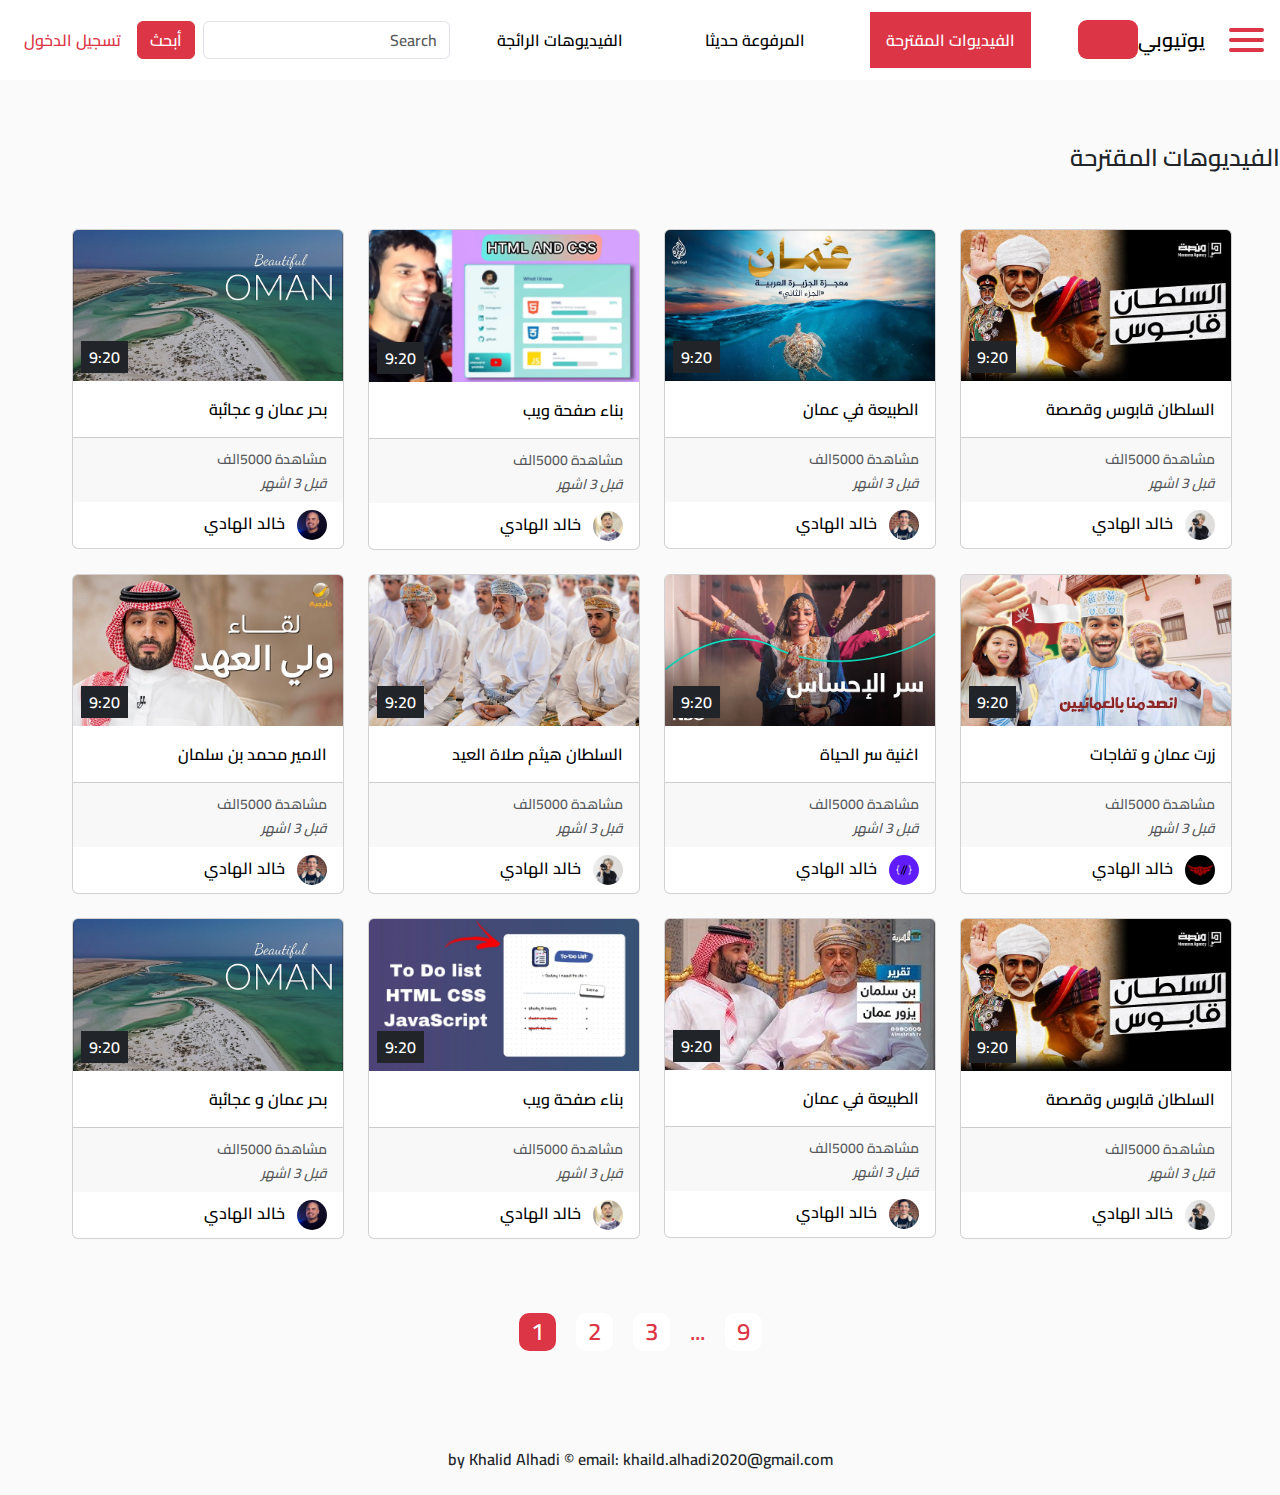
<file: HTML/index.html>
<!DOCTYPE html>
<html lang="ra" dir="rtl"  >
<head>
    <meta charset="UTF-8">
    <meta name="viewport" content="width=device-width, initial-scale=1.0">

    <!-- links bootstrap style  -->
    <link rel="stylesheet" href="../STYLE/bootstrap.rtl.css">
    <!--  End of links bootstrap style  -->

    <!-- our style  -->
    <link rel="stylesheet" href="../STYLE/index.css">
    <!-- End of our style  -->

    <!-- link icon awesome -->
    <link rel="stylesheet" href="https://cdnjs.cloudflare.com/ajax/libs/font-awesome/6.5.2/css/all.min.css" integrity="sha512-SnH5WK+bZxgPHs44uWIX+LLJAJ9/2PkPKZ5QiAj6Ta86w+fsb2TkcmfRyVX3pBnMFcV7oQPJkl9QevSCWr3W6A==" crossorigin="anonymous" referrerpolicy="no-referrer" />
    <!-- End of link icon awesome -->

    <title>يوتيوبي</title>

</head>
<body >

  <!-- nav bootstrap -->
  <div id="top-menu">
                
            <!-- navbar -->
            
    <div class="navbar--ul">
      <ul class="nav-list">
        <li class="nav-item">
          <a href="" class="nav-item__nav-link">الصفحه الرئيسية</a>
        </li>
        <li class="nav-item">
          <a href="" class="nav-item__nav-link">الفيديوهات المقترحة</a>
        </li>
        <li class="nav-item">
          <a href="" class="nav-item__nav-link">المرفوعة حديثا</a>
        </li>
        <li class="nav-item">
          <a href="" class="nav-item__nav-link">سجل المشاهده</a>
        </li>
        <li class="nav-item">
          <a href="" class="nav-item__nav-link">الاشتراكات</a>
        </li>
        <li class="nav-item">
          <a href="" class="nav-item__nav-link">العاب الفيديو</a>
        </li>
      </ul>
  </div>
        
    <!-- End of navbar -->
    <div class="container-fluid ">
      <nav class="navbar navbar-expand-lg  fixed-top navbar-light mb-5 bg-light px-2 " >
        <!-- <i class="fas fa-bars fa-lg" id="toggler" ></i> -->
        <div class="hamurger-menu mx-2">
          <div class="line line-1"></div>
          <div class="line line-2"></div>
          <div class="line line-3"></div>
        </div>
          <a class="navbar-brand  mx-3" href="index.html">
            يوتيوبي
            <span class="logo--youtube"  ><i  class="fas fa-play-circle" ></i></span>
          </a>
          <div class="collapse navbar-collapse" id="navbarSupportedContent">
            <ul class="navbar-nav mx-lg-auto">
              <li class="nav-item me-4 active ">
                <a class="nav-link active  p-3" tabindex="4" href="index.html">الفيديوات المقترحة</a>
              </li>
              <li class="nav-item ">
                <a class="nav-link  p-3" tabindex="3" href="./log.html">المرفوعة حديثا</a>
              </li>
              <li class="nav-item ">
                <a class="nav-link p-3" href="#" tabindex="1" >الفيديوهات الرائجة</a>
              </li>
            </ul>
            <div class=" d-flex my-2 my-lg-0">
              <input class="form-control me-sm-2" type="search" placeholder="Search">
              <button onclick="location.href='./search.html';" class="btn  btn-danger my-2 my-sm-0" type="submit">أبحث</button>
            </div>
          </div>
          <i class="fas fa-search rm-4 search-icon"></i>
          <a class="nav-link p-3 text-danger" href="#" data-toggle="modal" data-target="#loginModal" >تسجيل الدخول </a>
      </nav>
      <input type="search " placeholder="ابحث ..."  class="form-control search-input">
    </div>
  </div>
  <!-- End of nav bootstrap -->

  <!-- Modal -->
  <div class="modal rtl fade" id="loginModal" data-backdrop="static" data-keyboard="false" tabindex="-1" >
      <div class="modal-dialog modal-dialog-centered">
          <div class="modal-content">
              <div class="modal-header">
                <h5 class="modal-title" id="staticBackdropLabel">تسجيل الدخول</h5>
                <button type="button" class="close" data-dismiss="modal">
                    <span >&times;</span>
                </button>
              </div>
              <div class="modal-body">
                  <form>
                      <div class="form-group">
                        <label for="email" class="col-form-label">البريد الاكتروني:</label>
                        <input type="email" class="form-control" id="email">
                      </div>
                      <div class="form-group">
                          <label for="password" class="col-form-label">كلمة المرور:</label>
                          <input type="password" class="form-control" id="recipient-name">
                      </div>
                    </form>
              </div>
              <div class="modal-footer">
                  <a class="" href="">نسيت كلمة المرور</a>
                  <a class="mx-auto" href="">أنشاء حساب</a>
                  <button type="button" class="btn btn-outline-danger">دخول</button>
              </div>
          </div>
      </div>
  </div>
  <!-- End of Modal -->






  <!-- <div class="row pt-5 mt-4 ms-2 ">
    <div class="layer"></div>
    <div id="wrap" >
      <div class="sidebar show ">
        <ul class="list-group pe-0 list-group-flush">
          <a href="index.html " class="list-group-item list-group-item-action px-5 py-3" >
            <i class="fas fa-home me-2 danger me-2" ></i>الصفحه الرئيسية
          </a>
          <a href="index.html " class="list-group-item list-group-item-action px-5 py-3" >
            <i class="fa-brands fa-youtube danger me-2 "></i>الفيديوهات المقترحة
          </a>
          <a href="index.html " class="list-group-item list-group-item-action px-5 py-3" >
            <i class="fas fa-plus-square me-2 danger me-2" ></i>المرفوعة حديثا
          </a>
          <a href="index.html " class="list-group-item list-group-item-action px-5 py-3" >
            <i class="fas fa-fire-alt me-2 danger me-2" ></i>الفيديوهات الرائجة
          </a>
          <a href="index.html " class="list-group-item list-group-item-action px-5 py-3" >
            <i class="fas fa-fire-alt me-2 danger me-2" ></i>فيديوهاتي
          </a>
          <a href="index.html " class="list-group-item list-group-item-action px-5 py-3" >
            <i class="fas fa-history me-2 danger me-2" ></i>سجل المشاهدة
          </a>
          <a href="index.html " class="list-group-item list-group-item-action px-5 py-3" >
            <i class="fas fa-share me-2 danger me-2" ></i>الإشتراكات
          </a>
          <a href="index.html " class="list-group-item list-group-item-action px-5 py-3" >
            <i class="fas fa-film me-2 danger me-2" ></i>الآفلام و العروض
          </a>
          <a href="index.html " class="list-group-item list-group-item-action px-5 py-3" >
            <i class="fas fa-gamepad me-2 danger me-2" ></i>ألعاب فيديو
          </a>
          <a href="index.html " class="list-group-item list-group-item-action px-5 py-3" >
            <i class="fas fa-tshirt me-2 danger me-2" ></i>الموضة و الجمال 
          </a>
          <a href="index.html " class="list-group-item list-group-item-action px-5 py-3" >
            <i class="fas fa-graduation-cap me-2 danger me-2" ></i>محتوى تعليمي
          </a>
          <a href="index.html " class="list-group-item list-group-item-action px-5 py-3" >
            <i class="fas fa-cog me-2 danger me-2" ></i>الإعدادات 
          </a>
          <a href="index.html " class="list-group-item list-group-item-action px-5 py-3" >
            <i class="fas fa-question-circle me-2 danger me-2" ></i>محتوى تعليمي
          </a>
          <a href="index.html " class="list-group-item list-group-item-action px-5 py-3" >
            <i class="fas fa-question-circle me-2 danger me-2" ></i>محتوى تعليمي
          </a>
          <a href="index.html " class="list-group-item list-group-item-action px-5 py-3" >
            <i class="fas fa-question-circle me-2 danger me-2" ></i>محتوى تعليمي
          </a>
          <a href="index.html " class="list-group-item list-group-item-action px-5 py-3" >
            <i class="fas fa-question-circle me-2 danger me-2" ></i>محتوى تعليمي
          </a>
          <a href="index.html " class="list-group-item list-group-item-action px-5 py-3" >
            <i class="fas fa-question-circle me-2 danger me-2" ></i>محتوى تعليمي
          </a>
        </ul>
      </div>
    </div>
  </div> -->

  <!-- body  -->
  <div class="content  py-5 my-5 ">
    <h4 class="py-5" >الفيديوهات المقترحة</h4>
    <div class="row container-fluid px-5">

      <!-- fires Card -->
    <div class=" col-sm-6 col-md-4 col-xl-3" >
      <div class="card mb-4">
        <div class="card-icons position-relative">
          <a href="watch.html" class="" >
            <img src="../img/channel--img/hq720.webp" class="card-img-top " alt="card imgage">
            <time class="position-absolute p-1 px-2 me-2 mb-2 bg-dark text-white" style="left: 0; bottom: 0;  " >9:20</time>
            <i class="fas fa-play fa-2x position-absolute d-none" style="top: 46%; left: 48%" ></i>
          </a>
        </div>
        <a href="watch.html">
          <div class="card-body p-2">
            <p class="card-text p-2">  السلطان قابوس وقصصة </p>
          </div>
        </a>
          <div class="card-footer">
            <small class="text-muted">
              <i class="fa-solid fa-film" >
              </i>
              <span style="font-weight: 500;" >مشاهدة  5000الف </span>
              <br>
              <i class="fa-solid fa-clock">
                <span style="font-weight: 500;">قبل 3 اشهر</span>
              </i>
            </small>
          </div>
          <a class="px-3 py-2" href="#" >
            <img class="rounded-circle me-2" width="30" src="../img/channel--icon/channels4_profile (1).jpg" alt="channel img">
            <span>خالد الهادي</span>
          </a>
        </div>
      </div>
      <!-- End of fires Card -->

        <!-- secode Card -->
        <div class=" col-sm-6 col-md-4 col-xl-3" >
          <div class="card mb-4">
            <div class="card-icons position-relative">
              <a href="watch.html" class="" >
                <img src="../img/channel--img/hq720.jpg" class="card-img-top " alt="card imgage">
                <time class="position-absolute p-1 px-2 me-2 mb-2 bg-dark text-white" style="left: 0; bottom: 0;  " >9:20</time>
                <i class="fas fa-play fa-2x position-absolute d-none" style="top: 46%; left: 48%" ></i>
              </a>
            </div>
            <a href="watch.html">
              <div class="card-body p-2">
                <p class="card-text p-2">الطبيعة في عمان  </p>
              </div>
            </a>
              <div class="card-footer">
                <small class="text-muted">
                  <i class="fa-solid fa-film" >
                  </i>
                  <span style="font-weight: 500;" >مشاهدة  5000الف </span>
                  <br>
                  <i class="fa-solid fa-clock">
                    <span style="font-weight: 500;">قبل 3 اشهر</span>
                  </i>
                </small>
              </div>
              <a class="px-3 py-2" href="#" >
                <img class="rounded-circle me-2" width="30" src="../img/channel--icon/channels4_profile (2).jpg" alt="channel img">
                <span>خالد الهادي</span>
              </a>
            </div>
          </div>
     
      <!-- End of secode Card -->

        <!-- thred Card -->

        <div class=" col-sm-6 col-md-4 col-xl-3" >
          <div class="card mb-4">
            <div class="card-icons position-relative">
              <a href="watch.html" class="" >
                <img src="../img/channel--img/maxresdefault (1).webp" class="card-img-top " alt="card imgage">
                <time class="position-absolute p-1 px-2 me-2 mb-2 bg-dark text-white" style="left: 0; bottom: 0;  " >9:20</time>
                <i class="fas fa-play fa-2x position-absolute d-none" style="top: 46%; left: 48%" ></i>
              </a>
            </div>
            <a href="watch.html">
              <div class="card-body p-2">
                <p class="card-text p-2">بناء صفحة ويب </p>
              </div>
            </a>
              <div class="card-footer">
                <small class="text-muted">
                  <i class="fa-solid fa-film" >
                  </i>
                  <span style="font-weight: 500;" >مشاهدة  5000الف </span>
                  <br>
                  <i class="fa-solid fa-clock">
                    <span style="font-weight: 500;">قبل 3 اشهر</span>
                  </i>
                </small>
              </div>
              <a class="px-3 py-2" href="#" >
                <img class="rounded-circle me-2" width="30" src="../img/channel--icon/channels4_profile (3).jpg" alt="channel img">
                <span>خالد الهادي</span>
              </a>
            </div>
          </div>

    <!-- End of thred Card -->

      <!-- four Card -->

      <div class=" col-sm-6 col-md-4 col-xl-3" >
        <div class="card mb-4">
          <div class="card-icons position-relative">
            <a href="watch.html" class="" >
              <img src="../img/channel--img/hq720 (4).jpg" class="card-img-top " alt="card imgage">
              <time class="position-absolute p-1 px-2 me-2 mb-2 bg-dark text-white" style="left: 0; bottom: 0;  " >9:20</time>
              <i class="fas fa-play fa-2x position-absolute d-none" style="top: 46%; left: 48%" ></i>
            </a>
          </div>
          <a href="watch.html">
            <div class="card-body p-2">
              <p class="card-text p-2">بحر عمان و عجائبة </p>
            </div>
          </a>
            <div class="card-footer">
              <small class="text-muted">
                <i class="fa-solid fa-film" >
                </i>
                <span style="font-weight: 500;" >مشاهدة  5000الف </span>
                <br>
                <i class="fa-solid fa-clock">
                  <span style="font-weight: 500;">قبل 3 اشهر</span>
                </i>
              </small>
            </div>
            <a class="px-3 py-2" href="#" >
              <img class="rounded-circle me-2" width="30" src="../img/channel--icon/channels4_profile (4).jpg" alt="channel img">
              <span>خالد الهادي</span>
            </a>
          </div>
        </div>


     
      <!-- End of four Card -->

        <!-- four Card -->


        <div class=" col-sm-6 col-md-4 col-xl-3" >
          <div class="card mb-4">
            <div class="card-icons position-relative">
              <a href="watch.html" class="" >
                <img src="../img/channel--img/hq720 (5).jpg" class="card-img-top " alt="card imgage">
                <time class="position-absolute p-1 px-2 me-2 mb-2 bg-dark text-white" style="left: 0; bottom: 0;  " >9:20</time>
                <i class="fas fa-play fa-2x position-absolute d-none" style="top: 46%; left: 48%" ></i>
              </a>
            </div>
            <a href="watch.html">
              <div class="card-body p-2">
                <p class="card-text p-2"> زرت عمان و تفاجات </p>
              </div>
            </a>
              <div class="card-footer">
                <small class="text-muted">
                  <i class="fa-solid fa-film" >
                  </i>
                  <span style="font-weight: 500;" >مشاهدة  5000الف </span>
                  <br>
                  <i class="fa-solid fa-clock">
                    <span style="font-weight: 500;">قبل 3 اشهر</span>
                  </i>
                </small>
              </div>
              <a class="px-3 py-2" href="#" >
                <img class="rounded-circle me-2" width="30" src="../img/channel--icon/channels4_profile.jpg" alt="channel img">
                <span>خالد الهادي</span>
              </a>
            </div>
          </div>

        <!-- End of four Card -->

        <!-- four Card -->

        <div class=" col-sm-6 col-md-4 col-xl-3" >
          <div class="card mb-4">
            <div class="card-icons position-relative">
              <a href="watch.html" class="" >
                <img src="../img/channel--img/hq720 (6).jpg" class="card-img-top " alt="card imgage">
                <time class="position-absolute p-1 px-2 me-2 mb-2 bg-dark text-white" style="left: 0; bottom: 0;  " >9:20</time>
                <i class="fas fa-play fa-2x position-absolute d-none" style="top: 46%; left: 48%" ></i>
              </a>
            </div>
            <a href="watch.html">
              <div class="card-body p-2">
                <p class="card-text p-2">اغنية سر الحياة  </p>
              </div>
            </a>
              <div class="card-footer">
                <small class="text-muted">
                  <i class="fa-solid fa-film" >
                  </i>
                  <span style="font-weight: 500;" >مشاهدة  5000الف </span>
                  <br>
                  <i class="fa-solid fa-clock">
                    <span style="font-weight: 500;">قبل 3 اشهر</span>
                  </i>
                </small>
              </div>
              <a class="px-3 py-2" href="#" >
                <img class="rounded-circle me-2" width="30" src="../img/channel--icon/unnamed.jpg" alt="channel img">
                <span>خالد الهادي</span>
              </a>
            </div>
          </div>
      <!-- End of four Card -->
        <!-- four Card -->


        <div class=" col-sm-6 col-md-4 col-xl-3" >
          <div class="card mb-4">
            <div class="card-icons position-relative">
              <a href="watch.html" class="" >
                <img src="../img/channel--img/hq720 (7).jpg" class="card-img-top " alt="card imgage">
                <time class="position-absolute p-1 px-2 me-2 mb-2 bg-dark text-white" style="left: 0; bottom: 0;  " >9:20</time>
                <i class="fas fa-play fa-2x position-absolute d-none" style="top: 46%; left: 48%" ></i>
              </a>
            </div>
            <a href="watch.html">
              <div class="card-body p-2">
                <p class="card-text p-2">السلطان هيثم صلاة العيد</p>
              </div>
            </a>
              <div class="card-footer">
                <small class="text-muted">
                  <i class="fa-solid fa-film" >
                  </i>
                  <span style="font-weight: 500;" >مشاهدة  5000الف </span>
                  <br>
                  <i class="fa-solid fa-clock">
                    <span style="font-weight: 500;">قبل 3 اشهر</span>
                  </i>
                </small>
              </div>
              <a class="px-3 py-2" href="#" >
                <img class="rounded-circle me-2" width="30" src="../img/channel--icon/channels4_profile (1).jpg" alt="channel img">
                <span>خالد الهادي</span>
              </a>
            </div>
          </div>
          

  
      <!-- End of four Card -->
        <!-- four Card -->


        <div class=" col-sm-6 col-md-4 col-xl-3" >
          <div class="card mb-4">
            <div class="card-icons position-relative">
              <a href="watch.html" class="" >
                <img src="../img/channel--img/hq720 (8).jpg" class="card-img-top " alt="card imgage">
                <time class="position-absolute p-1 px-2 me-2 mb-2 bg-dark text-white" style="left: 0; bottom: 0;  " >9:20</time>
                <i class="fas fa-play fa-2x position-absolute d-none" style="top: 46%; left: 48%" ></i>
              </a>
            </div>
            <a href="watch.html">
              <div class="card-body p-2">
                <p class="card-text p-2">الامير محمد بن سلمان </p>
              </div>
            </a>
              <div class="card-footer">
                <small class="text-muted">
                  <i class="fa-solid fa-film" >
                  </i>
                  <span style="font-weight: 500;" >مشاهدة  5000الف </span>
                  <br>
                  <i class="fa-solid fa-clock">
                    <span style="font-weight: 500;">قبل 3 اشهر</span>
                  </i>
                </small>
              </div>
              <a class="px-3 py-2" href="#" >
                <img class="rounded-circle me-2" width="30" src="../img/channel--icon/channels4_profile (2).jpg" alt="channel img">
                <span>خالد الهادي</span>
              </a>
            </div>
          </div>
                <!-- fires Card -->
    <div class=" col-sm-6 col-md-4 col-xl-3" >
      <div class="card mb-4">
        <div class="card-icons position-relative">
          <a href="watch.html" class="" >
            <img src="../img/channel--img/hq720.webp" class="card-img-top " alt="card imgage">
            <time class="position-absolute p-1 px-2 me-2 mb-2 bg-dark text-white" style="left: 0; bottom: 0;  " >9:20</time>
            <i class="fas fa-play fa-2x position-absolute d-none" style="top: 46%; left: 48%" ></i>
          </a>
        </div>
        <a href="watch.html">
          <div class="card-body p-2">
            <p class="card-text p-2">  السلطان قابوس وقصصة </p>
          </div>
        </a>
          <div class="card-footer">
            <small class="text-muted">
              <i class="fa-solid fa-film" >
              </i>
              <span style="font-weight: 500;" >مشاهدة  5000الف </span>
              <br>
              <i class="fa-solid fa-clock">
                <span style="font-weight: 500;">قبل 3 اشهر</span>
              </i>
            </small>
          </div>
          <a class="px-3 py-2" href="#" >
            <img class="rounded-circle me-2" width="30" src="../img/channel--icon/channels4_profile (1).jpg" alt="channel img">
            <span>خالد الهادي</span>
          </a>
        </div>
      </div>
      <!-- End of fires Card -->

        <!-- secode Card -->
        <div class=" col-sm-6 col-md-4 col-xl-3" >
          <div class="card mb-4">
            <div class="card-icons position-relative">
              <a href="watch.html" class="" >
                <img src="../img/channel--img/hqdefault.jpg" class="card-img-top " alt="card imgage">
                <time class="position-absolute p-1 px-2 me-2 mb-2 bg-dark text-white" style="left: 0; bottom: 0;  " >9:20</time>
                <i class="fas fa-play fa-2x position-absolute d-none" style="top: 46%; left: 48%" ></i>
              </a>
            </div>
            <a href="watch.html">
              <div class="card-body p-2">
                <p class="card-text p-2">الطبيعة في عمان  </p>
              </div>
            </a>
              <div class="card-footer">
                <small class="text-muted">
                  <i class="fa-solid fa-film" >
                  </i>
                  <span style="font-weight: 500;" >مشاهدة  5000الف </span>
                  <br>
                  <i class="fa-solid fa-clock">
                    <span style="font-weight: 500;">قبل 3 اشهر</span>
                  </i>
                </small>
              </div>
              <a class="px-3 py-2" href="#" >
                <img class="rounded-circle me-2" width="30" src="../img/channel--icon/channels4_profile (2).jpg" alt="channel img">
                <span>خالد الهادي</span>
              </a>
            </div>
          </div>
     
      <!-- End of secode Card -->

        <!-- thred Card -->

        <div class=" col-sm-6 col-md-4 col-xl-3" >
          <div class="card mb-4">
            <div class="card-icons position-relative">
              <a href="watch.html" class="" >
                <img src="../img/channel--img/maxresdefault.webp" class="card-img-top " alt="card imgage">
                <time class="position-absolute p-1 px-2 me-2 mb-2 bg-dark text-white" style="left: 0; bottom: 0;  " >9:20</time>
                <i class="fas fa-play fa-2x position-absolute d-none" style="top: 46%; left: 48%" ></i>
              </a>
            </div>
            <a href="watch.html">
              <div class="card-body p-2">
                <p class="card-text p-2">بناء صفحة ويب </p>
              </div>
            </a>
              <div class="card-footer">
                <small class="text-muted">
                  <i class="fa-solid fa-film" >
                  </i>
                  <span style="font-weight: 500;" >مشاهدة  5000الف </span>
                  <br>
                  <i class="fa-solid fa-clock">
                    <span style="font-weight: 500;">قبل 3 اشهر</span>
                  </i>
                </small>
              </div>
              <a class="px-3 py-2" href="#" >
                <img class="rounded-circle me-2" width="30" src="../img/channel--icon/channels4_profile (3).jpg" alt="channel img">
                <span>خالد الهادي</span>
              </a>
            </div>
          </div>

    <!-- End of thred Card -->

      <!-- four Card -->

      <div class=" col-sm-6 col-md-4 col-xl-3" >
        <div class="card mb-4">
          <div class="card-icons position-relative">
            <a href="watch.html" class="" >
              <img src="../img/channel--img/hq720 (4).jpg" class="card-img-top " alt="card imgage">
              <time class="position-absolute p-1 px-2 me-2 mb-2 bg-dark text-white" style="left: 0; bottom: 0;  " >9:20</time>
              <i class="fas fa-play fa-2x position-absolute d-none" style="top: 46%; left: 48%" ></i>
            </a>
          </div>
          <a href="watch.html">
            <div class="card-body p-2">
              <p class="card-text p-2">بحر عمان و عجائبة </p>
            </div>
          </a>
            <div class="card-footer">
              <small class="text-muted">
                <i class="fa-solid fa-film" >
                </i>
                <span style="font-weight: 500;" >مشاهدة  5000الف </span>
                <br>
                <i class="fa-solid fa-clock">
                  <span style="font-weight: 500;">قبل 3 اشهر</span>
                </i>
              </small>
            </div>
            <a class="px-3 py-2" href="#" >
              <img class="rounded-circle me-2" width="30" src="../img/channel--icon/channels4_profile (4).jpg" alt="channel img">
              <span>خالد الهادي</span>
            </a>
          </div>
        </div>
      </div>
      <div class="pagention">
        <i class="fa-solid fa-angle-right"></i>
        <span class="background-change" >9</span>
        <span>...</span>
        <span class="background-change" >3</span>
        <span class="background-change" >2</span>
        <span class="background-change active" >1</span>
        <i class="fa-solid fa-angle-left"></i>
      </div>
      <!-- End of four Card -->

      

      <!-- </div> -->
    </div>
<!-- End of body  -->

    <footer class="text-center m-4">
       by Khalid Alhadi &copy; email: khaild.alhadi2020@gmail.com
    </footer>

    <!-- set js i will work init  -->
    <script src="../JS/index.js"></script>
    <!-- End js i will work init  -->

    <!-- set bootstrap js  -->
    <!-- <script src="../JS/bootstrap.bundle.min.js"></script>
    <script src="../JS/bootstrap.js"></script>
    <script src="../JS/jquery-3.5.1.slim.min.js"></script> -->

    <script src="https://code.jquery.com/jquery-3.5.1.slim.min.js" integrity="sha384-DfXdz2htPH0lsSSs5nCTpuj/zy4C+OGpamoFVy38MVBnE+IbbVYUew+OrCXaRkfj" crossorigin="anonymous"></script>
    <script src="https://cdn.jsdelivr.net/npm/popper.js@1.16.1/dist/umd/popper.min.js" integrity="sha384-9/reFTGAW83EW2RDu2S0VKaIzap3H66lZH81PoYlFhbGU+6BZp6G7niu735Sk7lN" crossorigin="anonymous"></script>
    <script src="https://cdn.jsdelivr.net/npm/bootstrap@4.5.3/dist/js/bootstrap.min.js" integrity="sha384-w1Q4orYjBQndcko6MimVbzY0tgp4pWB4lZ7lr30WKz0vr/aWKhXdBNmNb5D92v7s" crossorigin="anonymous"></script>
    <script src="../JS/index.js"></script>
    <!-- End of set bootstrap js  -->

</body>
</html>
</file>
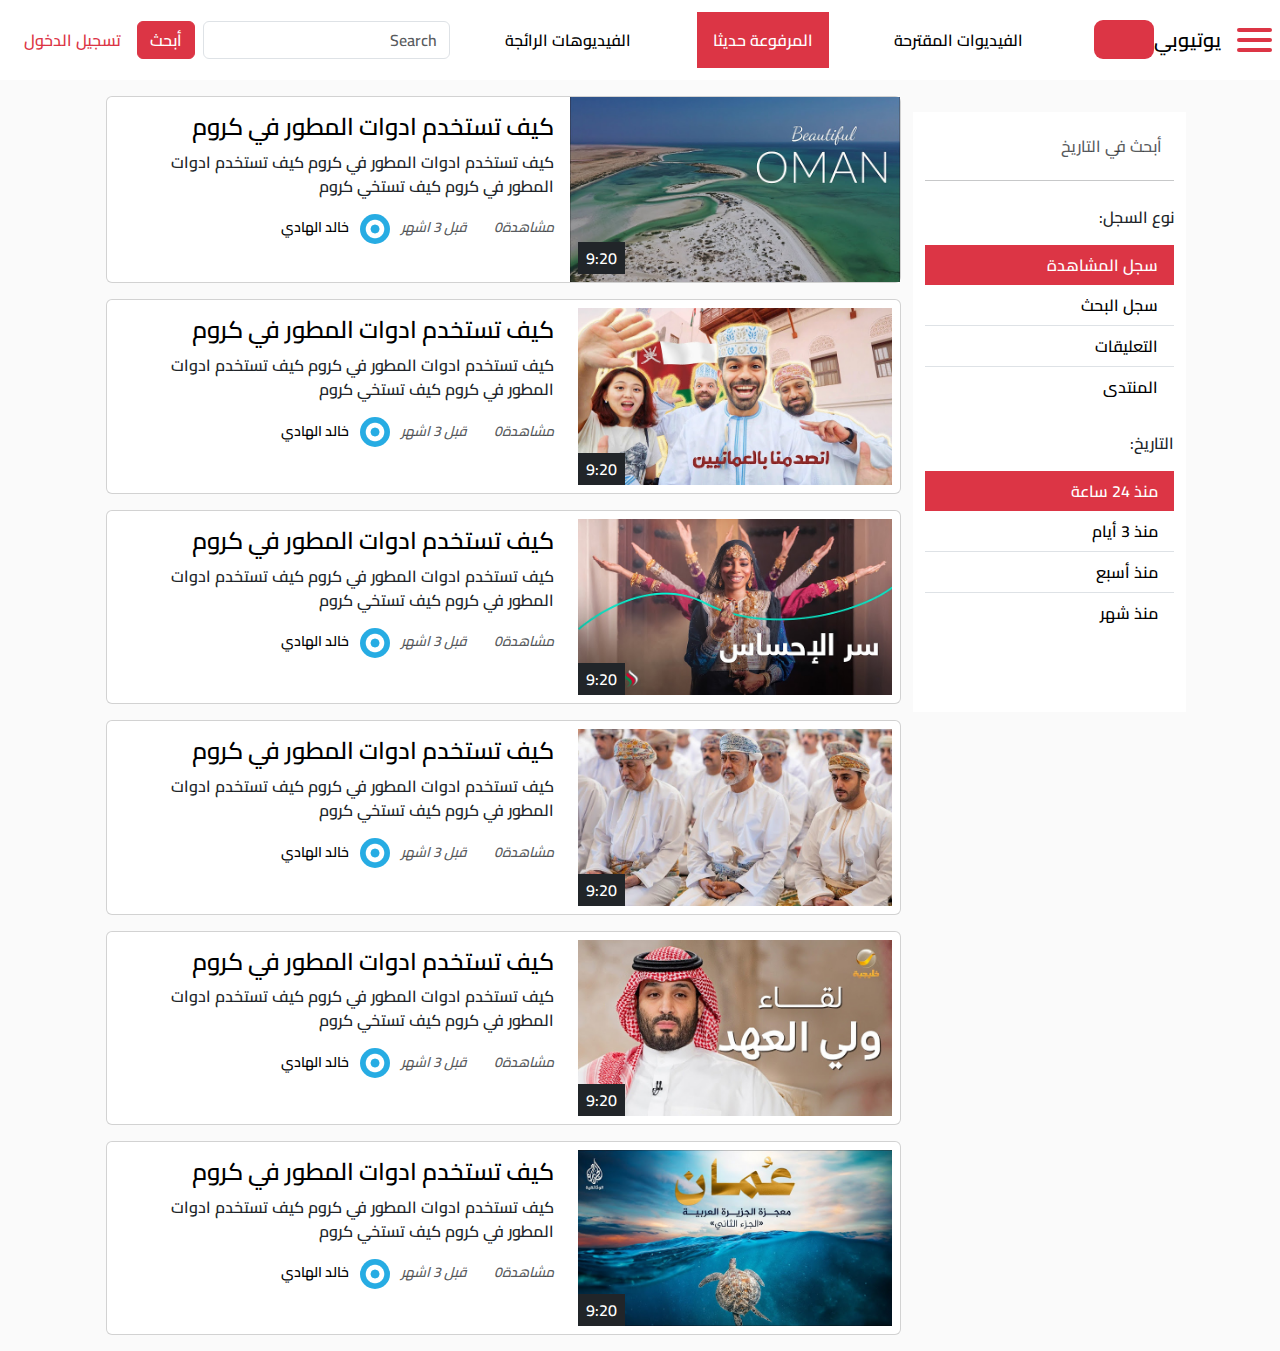
<file: HTML/log.html>
<!DOCTYPE html>
<html lang="ra" dir="rtl" >
<head>
    <meta charset="UTF-8">
    <meta name="viewport" content="width=device-width, initial-scale=1.0">

    <!-- links bootstrap style  -->
    <link rel="stylesheet" href="../STYLE/bootstrap.rtl.css">
    <!--  End of links bootstrap style  -->
      
    <!-- our style  -->
    <link rel="stylesheet" href="../STYLE/index.css">
    <link rel="stylesheet" href="../STYLE/card.css">
    <!-- End of our style  -->

    <!-- link icon awesome -->
    <link rel="stylesheet" href="https://cdnjs.cloudflare.com/ajax/libs/font-awesome/6.5.2/css/all.min.css" integrity="sha512-SnH5WK+bZxgPHs44uWIX+LLJAJ9/2PkPKZ5QiAj6Ta86w+fsb2TkcmfRyVX3pBnMFcV7oQPJkl9QevSCWr3W6A==" crossorigin="anonymous" referrerpolicy="no-referrer" />
    <!-- End of link icon awesome -->

    <title>يوتيوبي</title>
</head>
  <!-- nav bootstrap -->
  <div id="top-menu">
                
    <!-- navbar -->
    
<div class="navbar--ul">
<ul class="nav-list">
<li class="nav-item">
  <a href="" class="nav-item__nav-link">الصفحه الرئيسية</a>
</li>
<li class="nav-item">
  <a href="" class="nav-item__nav-link">الفيديوهات المقترحة</a>
</li>
<li class="nav-item">
  <a href="" class="nav-item__nav-link">المرفوعة حديثا</a>
</li>
<li class="nav-item">
  <a href="" class="nav-item__nav-link">سجل المشاهده</a>
</li>
<li class="nav-item">
  <a href="" class="nav-item__nav-link">الاشتراكات</a>
</li>
<li class="nav-item">
  <a href="" class="nav-item__nav-link">العاب الفيديو</a>
</li>
</ul>
</div>

  <!-- End of navbar -->
<div class="container-fluid ">

<nav class="navbar navbar-expand-lg  fixed-top navbar-light mb-5 bg-light px-2 " >
<!-- <i class="fas fa-bars fa-lg" id="toggler" ></i> -->
<div class="hamurger-menu">
  <div class="line line-1"></div>
  <div class="line line-2"></div>
  <div class="line line-3"></div>
</div>
  <a class="navbar-brand  mx-3" href="index.html">
    يوتيوبي
    <span class="logo--youtube"  ><i  class="fas fa-play-circle" ></i></span>
  </a>
  <div class="collapse navbar-collapse" id="navbarSupportedContent">
    <ul class="navbar-nav mx-lg-auto">
      <li class="nav-item me-4  ">
        <a class="nav-link p-3" tabindex="4" href="index.html">الفيديوات المقترحة</a>
      </li>
      <li class="nav-item active">
        <a class="nav-link active p-3" tabindex="3" href="./log.html">المرفوعة حديثا</a>
      </li>
      <li class="nav-item ">
        <a class="nav-link p-3" href="#" tabindex="1" >الفيديوهات الرائجة</a>
      </li>
    </ul>
    <div class=" d-flex my-2 my-lg-0">
      <input class="form-control me-sm-2" type="search" placeholder="Search">
      <button onclick="location.href='./search.html';" class="btn  btn-danger my-2 my-sm-0" type="submit">أبحث</button>
    </div>
  </div>
  <i class="fas fa-search rm-4 search-icon"></i>
  <a class="nav-link p-3 text-danger" href="#" data-toggle="modal" data-target="#loginModal" >تسجيل الدخول </a>
</nav>
<input type="search " placeholder="ابحث ..."  class="form-control search-input">
</div>
</div>
<!-- End of nav bootstrap -->

<!-- Modal -->
<div class="modal rtl fade" id="loginModal" data-backdrop="static" data-keyboard="false" tabindex="-1" >
<div class="modal-dialog modal-dialog-centered">
  <div class="modal-content">
      <div class="modal-header">
        <h5 class="modal-title" id="staticBackdropLabel">تسجيل الدخول</h5>
        <button type="button" class="close" data-dismiss="modal">
            <span >&times;</span>
        </button>
      </div>
      <div class="modal-body">
          <form>
              <div class="form-group">
                <label for="email" class="col-form-label">البريد الاكتروني:</label>
                <input type="email" class="form-control" id="email">
              </div>
              <div class="form-group">
                  <label for="password" class="col-form-label">كلمة المرور:</label>
                  <input type="password" class="form-control" id="recipient-name">
              </div>
            </form>
      </div>
      <div class="modal-footer">
          <a class="" href="">نسيت كلمة المرور</a>
          <a class="mx-auto" href="">أنشاء حساب</a>
          <button type="button" class="btn btn-outline-danger">دخول</button>
      </div>
  </div>
</div>
</div>
<!-- End of Modal -->



    <!-- body   -->
    <div class="history-page">
        <div class="container">
            <div class="row container mt-5  pt-5 mx-auto">
              <div class="col-3 bg-white my-3  col-12 col-md-3 list-of-date" >
                <input type="search" placeholder="أبحث في التاريخ" class="border-0 form-control my-3 " >
                <hr>
                <div class="list-group pe-0 mt-4 border-0 list-group-flush  " id="list-tab" role="tablist">
                    <p>نوع السجل:</p>
                    <a class="list-group-item list-group-item-action active" id="list-home-list" data-toggle="list">سجل المشاهدة</a>
                    <a class="list-group-item list-group-item-action" id="list-profile-list" data-toggle="list">سجل البحث</a>
                    <a class="list-group-item list-group-item-action" id="list-messages-list" data-toggle="list">التعليقات</a>
                    <a class="list-group-item list-group-item-action" id="list-settings-list" data-toggle="list">المنتدى</a>
                </div>
                <div class="list-group pe-0 mt-4 border-0 list-group-flush " id="list-tab" role="tablist">
                    <p>التاريخ:</p>
                    <a class="list-group-item list-group-item-action active" id="list-home-list" data-toggle="list">منذ 24 ساعة</a>
                    <a class="list-group-item list-group-item-action" id="list-profile-list" data-toggle="list">منذ 3 أيام</a>
                    <a class="list-group-item list-group-item-action" id="list-messages-list" data-toggle="list">منذ أسبع</a>
                    <a class="list-group-item list-group-item-action" id="list-settings-list" data-toggle="list">منذ شهر</a>
                </div>
              </div>

                <div class="col-12 col-md-9">
                    <div class="row " id="first__card">
                        <div class=" col-md-12   ">
                            <div class="card mb-3 " >
                                <div class="card-horizontal d-lg-flex">
                                    <div class="img-square-wrapper col-lg-5 col-12  position-relative">
                                        <a href="watch.html">
                                          <img class="col-sm-12 p-sm-0 " src="../img/channel--img/hq720 (4).jpg" alt="Card image cap">
                                          <time class="position-absolute p-1 px-2 me-2 mb-2 bg-dark text-white" style="left: 0; bottom: 0;  " >9:20</time>
                                          <i class="fas fa-play fa-2x position-absolute d-none" style="top: 46%; left: 48%" ></i>
                                        </a>
                                        <i class="fas fa-times remove position-absolute" style="top: 15px; right: 15px; z-index: 10" ></i>
                                    </div>
                                    <div class="card-body ">
                                        <a href="">
                                            <h4 class="card-title">كيف تستخدم ادوات المطور في كروم</h4>
                                        </a>
                                        <p class="card-text">كيف تستخدم ادوات المطور في كروم كيف تستخدم ادوات المطور في كروم كيف تستخي كروم</p>
                                        <small class="text-muted">
                                            <i class="fa-solid fa-film me-4 ">
                                              <span>مشاهدة0 </span>
                                            </i>
                                            <i class="fa-solid fa-clock me-2 ">
                                              <span>قبل 3 اشهر</span>
                                            </i>
                                            <a class="" href="#" >
                                                <img class="rounded-circle me-2" width="30" src="../img/mostaql.png" alt="channel img">
                                                <span>خالد الهادي</span>
                                            </a>
                                          </small>
                                    </div>
                                </div>
                            </div>
                        </div>
                    </div>
                    <div class="row " id="first__card">
                      <div class=" col-md-12  ">
                          <div class="card mb-3 " >
                              <div class="card-horizontal  d-lg-flex">
                                  <div class="img-square-wrapper col-lg-5 col-12   p-2 position-relative">
                                      <a href="watch.html">
                                        <img class="col-sm-12 p-sm-0 " src="../img/channel--img/hq720 (5).jpg" alt="Card image cap">
                                        <time class="position-absolute p-1 px-2 me-2 mb-2 bg-dark text-white" style="left: 0; bottom: 0;  " >9:20</time>
                                        <i class="fas fa-play fa-2x position-absolute d-none" style="top: 46%; left: 48%" ></i>
                                      </a>
                                      <i class="fas fa-times remove position-absolute" style="top: 15px; right: 15px; z-index: 10" ></i>
                                  </div>
                                  <div class="card-body ">
                                      <a href="">
                                          <h4 class="card-title">كيف تستخدم ادوات المطور في كروم</h4>
                                      </a>
                                      <p class="card-text">كيف تستخدم ادوات المطور في كروم كيف تستخدم ادوات المطور في كروم كيف تستخي كروم</p>
                                      <small class="text-muted">
                                          <i class="fa-solid fa-film me-4 ">
                                            <span>مشاهدة0 </span>
                                          </i>
                                          <i class="fa-solid fa-clock me-2 ">
                                            <span>قبل 3 اشهر</span>
                                          </i>
                                          <a class="" href="#" >
                                              <img class="rounded-circle me-2" width="30" src="../img/mostaql.png" alt="channel img">
                                              <span>خالد الهادي</span>
                                          </a>
                                        </small>
                                  </div>
                              </div>
                          </div>
                      </div>
                  </div>
                  <div class="row " id="first__card">
                    <div class=" col-md-12  ">
                        <div class="card mb-3 " >
                            <div class="card-horizontal d-lg-flex">
                                <div class="img-square-wrapper col-lg-5 col-12  p-2 position-relative">
                                    <a href="watch.html">
                                      <img class="col-sm-12 p-sm-0 " src="../img/channel--img/hq720 (6).jpg" alt="Card image cap">
                                      <time class="position-absolute p-1 px-2 me-2 mb-2 bg-dark text-white" style="left: 0; bottom: 0;  " >9:20</time>
                                      <i class="fas fa-play fa-2x position-absolute d-none" style="top: 46%; left: 48%" ></i>
                                    </a>
                                    <i class="fas fa-times remove position-absolute" style="top: 15px; right: 15px; z-index: 10" ></i>
                                </div>
                                <div class="card-body ">
                                    <a href="">
                                        <h4 class="card-title">كيف تستخدم ادوات المطور في كروم</h4>
                                    </a>
                                    <p class="card-text">كيف تستخدم ادوات المطور في كروم كيف تستخدم ادوات المطور في كروم كيف تستخي كروم</p>
                                    <small class="text-muted">
                                        <i class="fa-solid fa-film me-4 ">
                                          <span>مشاهدة0 </span>
                                        </i>
                                        <i class="fa-solid fa-clock me-2 ">
                                          <span>قبل 3 اشهر</span>
                                        </i>
                                        <a class="" href="#" >
                                            <img class="rounded-circle me-2" width="30" src="../img/mostaql.png" alt="channel img">
                                            <span>خالد الهادي</span>
                                        </a>
                                      </small>
                                </div>
                            </div>
                        </div>
                    </div>
                </div>
                <div class="row " id="first__card">
                  <div class=" col-md-12  ">
                      <div class="card mb-3 " >
                          <div class="card-horizontal d-lg-flex">
                              <div class="img-square-wrapper col-lg-5 col-12  p-2 position-relative">
                                  <a href="watch.html">
                                    <img class="col-sm-12 p-sm-0 " src="../img/channel--img/hq720 (7).jpg" alt="Card image cap">
                                    <time class="position-absolute p-1 px-2 me-2 mb-2 bg-dark text-white" style="left: 0; bottom: 0;  " >9:20</time>
                                    <i class="fas fa-play fa-2x position-absolute d-none" style="top: 46%; left: 48%" ></i>
                                  </a>
                                  <i class="fas fa-times remove position-absolute" style="top: 15px; right: 15px; z-index: 10" ></i>
                              </div>
                              <div class="card-body ">
                                  <a href="">
                                      <h4 class="card-title">كيف تستخدم ادوات المطور في كروم</h4>
                                  </a>
                                  <p class="card-text">كيف تستخدم ادوات المطور في كروم كيف تستخدم ادوات المطور في كروم كيف تستخي كروم</p>
                                  <small class="text-muted">
                                      <i class="fa-solid fa-film me-4 ">
                                        <span>مشاهدة0 </span>
                                      </i>
                                      <i class="fa-solid fa-clock me-2 ">
                                        <span>قبل 3 اشهر</span>
                                      </i>
                                      <a class="" href="#" >
                                          <img class="rounded-circle me-2" width="30" src="../img/mostaql.png" alt="channel img">
                                          <span>خالد الهادي</span>
                                      </a>
                                    </small>
                              </div>
                          </div>
                      </div>
                  </div>
              </div>
              <div class="row " id="first__card">
                <div class=" col-md-12  ">
                    <div class="card mb-3 " >
                        <div class="card-horizontal d-lg-flex">
                            <div class="img-square-wrapper col-lg-5 col-12  p-2 position-relative">
                                <a href="watch.html">
                                  <img class="col-sm-12 p-sm-0 " src="../img/channel--img/hq720 (8).jpg" alt="Card image cap">
                                  <time class="position-absolute p-1 px-2 me-2 mb-2 bg-dark text-white" style="left: 0; bottom: 0;  " >9:20</time>
                                  <i class="fas fa-play fa-2x position-absolute d-none" style="top: 46%; left: 48%" ></i>
                                </a>
                                <i class="fas fa-times remove position-absolute" style="top: 15px; right: 15px; z-index: 10" ></i>
                            </div>
                            <div class="card-body ">
                                <a href="">
                                    <h4 class="card-title">كيف تستخدم ادوات المطور في كروم</h4>
                                </a>
                                <p class="card-text">كيف تستخدم ادوات المطور في كروم كيف تستخدم ادوات المطور في كروم كيف تستخي كروم</p>
                                <small class="text-muted">
                                    <i class="fa-solid fa-film me-4 ">
                                      <span>مشاهدة0 </span>
                                    </i>
                                    <i class="fa-solid fa-clock me-2 ">
                                      <span>قبل 3 اشهر</span>
                                    </i>
                                    <a class="" href="#" >
                                        <img class="rounded-circle me-2" width="30" src="../img/mostaql.png" alt="channel img">
                                        <span>خالد الهادي</span>
                                    </a>
                                  </small>
                            </div>
                        </div>
                    </div>
                </div>
            </div>
            <div class="row " id="first__card">
              <div class=" col-md-12  ">
                  <div class="card mb-3 " >
                      <div class="card-horizontal d-lg-flex">
                          <div class="img-square-wrapper col-lg-5 col-12  p-2 position-relative">
                              <a href="watch.html">
                                <img class="col-sm-12 p-sm-0 " src="../img/channel--img/hq720.jpg" alt="Card image cap">
                                <time class="position-absolute p-1 px-2 me-2 mb-2 bg-dark text-white" style="left: 0; bottom: 0;  " >9:20</time>
                                <i class="fas fa-play fa-2x position-absolute d-none" style="top: 46%; left: 48%" ></i>
                              </a>
                              <i class="fas fa-times remove position-absolute" style="top: 15px; right: 15px; z-index: 10" ></i>
                          </div>
                          <div class="card-body ">
                              <a href="">
                                  <h4 class="card-title">كيف تستخدم ادوات المطور في كروم</h4>
                              </a>
                              <p class="card-text">كيف تستخدم ادوات المطور في كروم كيف تستخدم ادوات المطور في كروم كيف تستخي كروم</p>
                              <small class="text-muted">
                                  <i class="fa-solid fa-film me-4 ">
                                    <span>مشاهدة0 </span>
                                  </i>
                                  <i class="fa-solid fa-clock me-2 ">
                                    <span>قبل 3 اشهر</span>
                                  </i>
                                  <a class="" href="#" >
                                      <img class="rounded-circle me-2" width="30" src="../img/mostaql.png" alt="channel img">
                                      <span>خالد الهادي</span>
                                  </a>
                                </small>
                          </div>
                      </div>
                  </div>
              </div>
          </div>

                </div>
            </div>
        </div>
    </div>
    
    <script src="https://code.jquery.com/jquery-3.5.1.slim.min.js" integrity="sha384-DfXdz2htPH0lsSSs5nCTpuj/zy4C+OGpamoFVy38MVBnE+IbbVYUew+OrCXaRkfj" crossorigin="anonymous"></script>
    <script src="https://cdn.jsdelivr.net/npm/popper.js@1.16.1/dist/umd/popper.min.js" integrity="sha384-9/reFTGAW83EW2RDu2S0VKaIzap3H66lZH81PoYlFhbGU+6BZp6G7niu735Sk7lN" crossorigin="anonymous"></script>
    <script src="https://cdn.jsdelivr.net/npm/bootstrap@4.5.3/dist/js/bootstrap.min.js" integrity="sha384-w1Q4orYjBQndcko6MimVbzY0tgp4pWB4lZ7lr30WKz0vr/aWKhXdBNmNb5D92v7s" crossorigin="anonymous"></script>
    <script src="../JS/log.js"></script>

    <!-- set js i will work init  -->
    <script src="../JS/index.js"></script>
    <!-- End js i will work init  -->

</body>
</html>
</file>
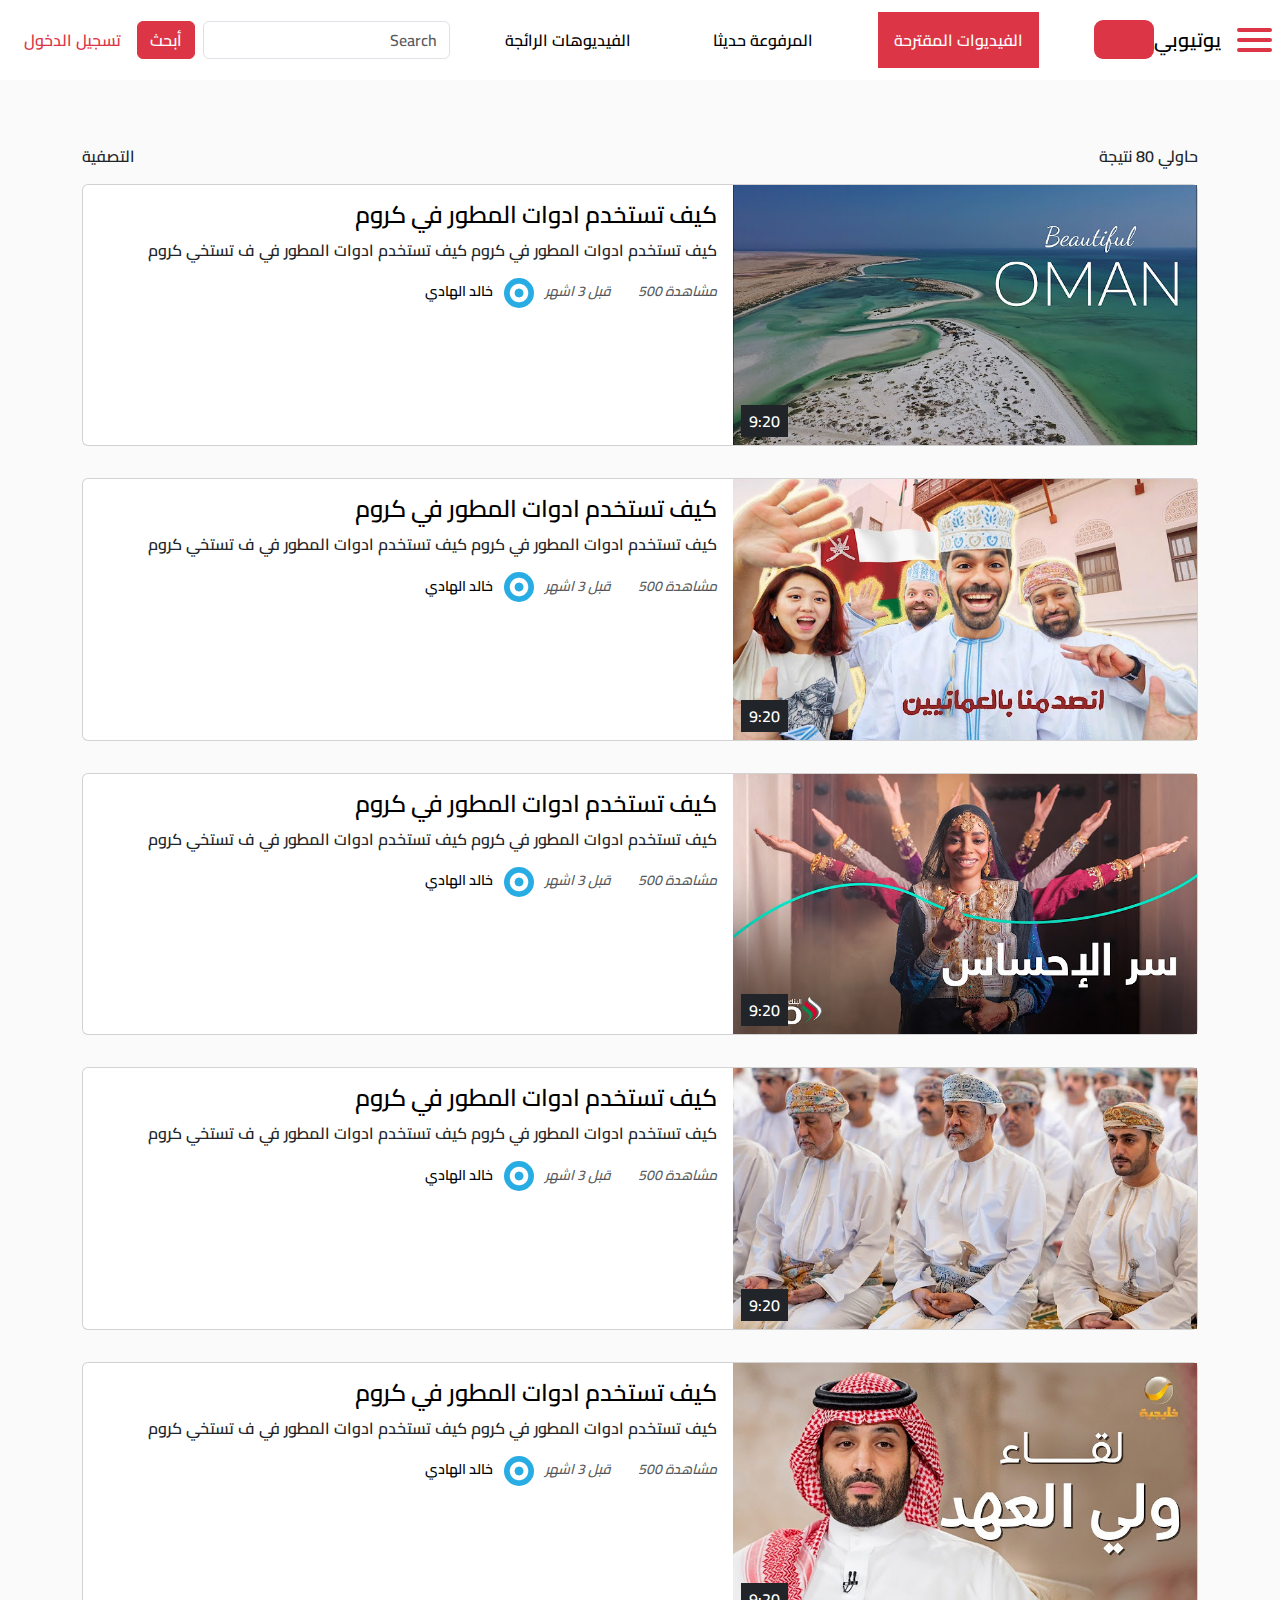
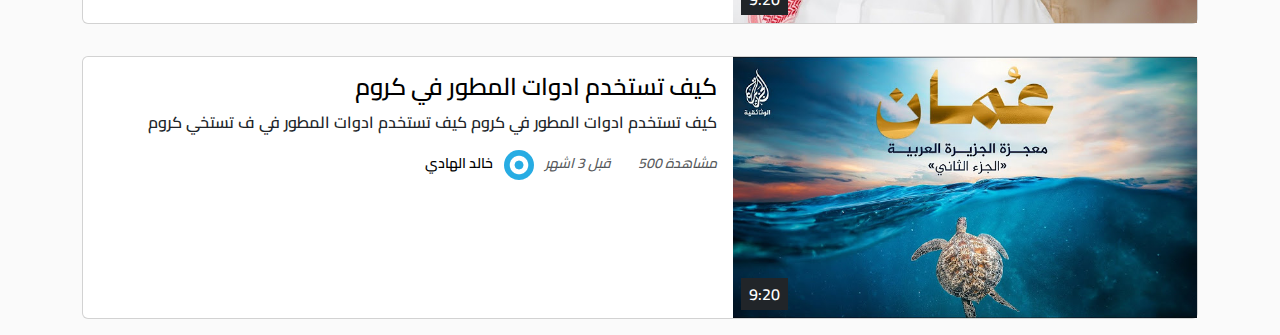
<file: HTML/search.html>
<!DOCTYPE html>
<html lang="ra" dir="rtl" >
<head>
  <meta charset="UTF-8">
  
  <meta name="viewport" content="width=device-width, initial-scale=1.0">

  <!-- links bootstrap style  -->
  <link rel="stylesheet" href="../STYLE/bootstrap.rtl.css">
  <!--  End of links bootstrap style  -->

  <!-- our style  -->
  <link rel="stylesheet" href="../STYLE/index.css">
  <!-- <link rel="stylesheet" href="../STYLE/search.css"> -->
  <!-- End of our style  -->
   
  <!-- link icon awesome -->
  <link rel="stylesheet" href="https://cdnjs.cloudflare.com/ajax/libs/font-awesome/6.5.2/css/all.min.css" integrity="sha512-SnH5WK+bZxgPHs44uWIX+LLJAJ9/2PkPKZ5QiAj6Ta86w+fsb2TkcmfRyVX3pBnMFcV7oQPJkl9QevSCWr3W6A==" crossorigin="anonymous" referrerpolicy="no-referrer" />
  <!-- End of link icon awesome -->



    <title>يوتيوبي | نتائج البحث</title>

</head>
<body>
  <!-- nav bootstrap -->
  <div id="top-menu">
                
    <!-- navbar -->
    
  <div class="navbar--ul">
    <ul class="nav-list">
    <li class="nav-item">
      <a href="" class="nav-item__nav-link">الصفحه الرئيسية</a>
      </li>
  <li class="nav-item">
    <a href="" class="nav-item__nav-link">الفيديوهات المقترحة</a>
  </li>
  <li class="nav-item">
    <a href="" class="nav-item__nav-link">المرفوعة حديثا</a>
  </li>
  <li class="nav-item">
    <a href="" class="nav-item__nav-link">سجل المشاهده</a>
  </li>
  <li class="nav-item">
    <a href="" class="nav-item__nav-link">العاب الفيديو</a>
  </li>
  <li class="nav-item">
    <a href="" class="nav-item__nav-link">الصفحه الرئيسية</a>
  </li>
  </ul>
  </div>

  <!-- End of navbar -->
<div class="container-fluid ">

<nav class="navbar navbar-expand-lg  fixed-top navbar-light mb-5 bg-light px-2 " >
<!-- <i class="fas fa-bars fa-lg" id="toggler" ></i> -->
<div class="hamurger-menu">
  <div class="line line-1"></div>
  <div class="line line-2"></div>
  <div class="line line-3"></div>
</div>
  <a class="navbar-brand  mx-3" href="index.html">
    يوتيوبي
    <span class="logo--youtube"  ><i  class="fas fa-play-circle" ></i></span>
  </a>
  <div class="collapse navbar-collapse" id="navbarSupportedContent">
    <ul class="navbar-nav mx-lg-auto">
      <li class="nav-item me-4 active ">
        <a class="nav-link active  p-3" tabindex="4" href="index.html">الفيديوات المقترحة</a>
      </li>
      <li class="nav-item ">
        <a class="nav-link  p-3" tabindex="3" href="./log.html">المرفوعة حديثا</a>
      </li>
      <li class="nav-item ">
        <a class="nav-link p-3" href="#" tabindex="1" >الفيديوهات الرائجة</a>
      </li>
    </ul>
    <div class=" d-flex my-2 my-lg-0">
      <input class="form-control me-sm-2" type="search" placeholder="Search">
      <button onclick="location.href='./search.html';" class="btn  btn-danger my-2 my-sm-0" type="submit">أبحث</button>
    </div>
  </div>
  <i class="fas fa-search rm-4 search-icon"></i>
  <a class="nav-link p-3 text-danger" href="#" data-toggle="modal" data-target="#loginModal" >تسجيل الدخول </a>
</nav>
<input type="search " placeholder="ابحث ..."  class="form-control search-input">
</div>
</div>
<!-- End of nav bootstrap -->

<!-- Modal -->
<div class="modal rtl fade" id="loginModal" data-backdrop="static" data-keyboard="false" tabindex="-1" >
<div class="modal-dialog modal-dialog-centered">
  <div class="modal-content">
      <div class="modal-header">
        <h5 class="modal-title" id="staticBackdropLabel">تسجيل الدخول</h5>
        <button type="button" class="close" data-dismiss="modal">
            <span >&times;</span>
        </button>
      </div>
      <div class="modal-body">
          <form>
              <div class="form-group">
                <label for="email" class="col-form-label">البريد الاكتروني:</label>
                <input type="email" class="form-control" id="email">
              </div>
              <div class="form-group">
                  <label for="password" class="col-form-label">كلمة المرور:</label>
                  <input type="password" class="form-control" id="recipient-name">
              </div>
            </form>
      </div>
      <div class="modal-footer">
          <a class="" href="">نسيت كلمة المرور</a>
          <a class="mx-auto" href="">أنشاء حساب</a>
          <button type="button" class="btn btn-outline-danger">دخول</button>
      </div>
  </div>
</div>
</div>
<!-- End of Modal -->


    <!-- body  -->
    <div class="search-header mt-5 pt-5 ">
        <div class="container mt-5">
            <div class="row" >
                <div class="col-6" >حاولي 80 نتيجة</div>
                <div class="col-6 ms-auto" >
                    <span class=" float-end clear" >
                      <i class="fa-solid fa-filter"></i>
                      التصفية
                    </span>
                </div>
            </div>
            <div class="row mt-5 option  d-none" >
                <div class="col-md-6 col-lg-3">
                    <div class="text-center" >
                        تاريخ التحميل
                    </div>
                    <hr>
                    <label class="d-block mb-3" >
                        <input type="checkbox" name="checkboxInputName" id="">
                        <span  >اخر ساعة</span>
                    </label>
                    <label class="d-block mb-3" >
                        <input type="checkbox" name="checkboxInputName" id="">
                        <span>اليوم</span>
                    </label>
                    <label class="d-block mb-3">
                        <input type="checkbox" name="checkboxInputName" id="">
                        <span>هذالاسبوع</span>
                    </label>
                    <label class="d-block mb-3"> 
                        <input type="checkbox" name="checkboxInputName" id="">
                        <span>هذه الاشهر</span>
                    </label>
                    <label class="d-block mb-3">
                        <input type="checkbox" name="checkboxInputName" id="">
                        <span>هذه العام</span>
                    </label>
                </div>
                <div class="col-md-6 col-lg-3">
                    <div class="text-center" >
                        النوع
                    </div>
                    <hr>
                    <label class="d-block mb-3">
                        <input type="checkbox" name="checkboxInputName2" id="">
                        <span>فيديو</span>
                    </label>
                    <label class="d-block mb-3">
                        <input type="checkbox" name="checkboxInputName2" id="">
                        <span>قناة</span>
                    </label>
                    <label class="d-block mb-3">
                        <input type="checkbox" name="checkboxInputName2" id="">
                        <span>قائمة التشغيل</span>
                    </label>
                    <label class="d-block mb-3">
                        <input type="checkbox" name="checkboxInputName2" id="">
                        <span>فيلم</span>
                    </label>
                    <label class="d-block mb-3">
                        <input type="checkbox" name="checkboxInputName2" id="">
                        <span>عرض</span>
                    </label>
                </div>
                <div class="col-md-6 col-lg-3">
                    <div class="text-center" >
                        التصنيف بحسب
                    </div>
                    <hr>
                    <label class="d-block mb-3">
                        <input type="checkbox" name="checkboxInputName3" id="">
                        <span>مدى الصلة</span>
                    </label>
                    <label class="d-block mb-3" >
                        <input type="checkbox" name="checkboxInputName3" id="">
                        <span>تاريخ التحميل</span>
                    </label>
                    <label class="d-block mb-3">
                        <input type="checkbox" name="checkboxInputName3" id="">
                        <span>عدد المشاهدات</span>
                    </label>
                    <label class="d-block mb-3">
                        <input type="checkbox" name="checkboxInputName3" id="">
                        <span>التقييم</span>
                    </label>
                </div>
                <div class="col-md-6 col-lg-3">
                    <div class="text-center" >
                        المدة
                    </div>
                    <hr>
                    <label class="d-block mb-3">
                        <input type="checkbox" name="checkboxInputName4" id="">
                        <span>قصير اقل من 4 دقائق</span>
                    </label>
                    <br>
                    <label class="d-block mb-3 mb-3  " >
                        <input type="checkbox" name="checkboxInputName4" id="">
                        <span>طويل اكثر من 20 دقيقة</span>
                    </label>
                </div>
            </div>
        </div>
    </div>

    <!-- cards body -->
    
    <div class="container">
        <div class="row">
            <div class="my-3 col-md-12  ">
                <div class="card  " >
                    <div class="card-horizontal d-md-flex">
                        <div class="img-square-wrapper position-relative col-md-5 ">
                            <a href="channel.html" >
                                <img class="col-sm-12  p-sm-0" src="../img/channel--img/hq720 (4).jpg" alt="Card image cap">
                                <time class="position-absolute p-1 px-2 me-2 mb-2 bg-dark text-white" style="left: 0; bottom: 0;  " >9:20</time>
                                <i class="fas fa-play fa-2x position-absolute d-none" style="top: 46%; left: 48%" ></i>
                            </a>
                        </div>
                        <div class="card-body col-md-7">
                            <a href="">
                                <h4 class="card-title">كيف تستخدم ادوات المطور في كروم</h4>
                            </a>
                            <p class="card-text text-NoWrap">كيف تستخدم ادوات المطور في كروم كيف تستخدم ادوات المطور في ف تستخي كروم</p>
                            <small class="text-muted">
                                <i class="fa-solid fa-film me-4 ">
                                  <span>مشاهدة  500 </span>
                                </i>
                                <i class="fa-solid fa-clock me-2 ">
                                  <span>قبل 3 اشهر</span>
                                </i>
                                <a class="" href="#" >
                                    <img class="rounded-circle me-2" width="30" src="../img/mostaql.png" alt="channel img">
                                    <span>خالد الهادي</span>
                                </a>
                              </small>
                        </div>
                    </div>
                </div>
            </div>
        </div>
        <div class="row">
          <div class="my-3 col-md-12  ">
              <div class="card  " >
                  <div class="card-horizontal d-md-flex">
                      <div class="img-square-wrapper position-relative col-md-5 ">
                          <a href="channel.html" >
                              <img class="col-sm-12 p-sm-0" src="../img/channel--img/hq720 (5).jpg" alt="Card image cap">
                              <time class="position-absolute p-1 px-2 me-2 mb-2 bg-dark text-white" style="left: 0; bottom: 0;  " >9:20</time>
                              <i class="fas fa-play fa-2x position-absolute d-none" style="top: 46%; left: 48%" ></i>
                          </a>
                      </div>
                      <div class="card-body col-md-7">
                          <a href="">
                              <h4 class="card-title">كيف تستخدم ادوات المطور في كروم</h4>
                          </a>
                          <p class="card-text text-NoWrap">كيف تستخدم ادوات المطور في كروم كيف تستخدم ادوات المطور في ف تستخي كروم</p>
                          <small class="text-muted">
                              <i class="fa-solid fa-film me-4 ">
                                <span>مشاهدة  500 </span>
                              </i>
                              <i class="fa-solid fa-clock me-2 ">
                                <span>قبل 3 اشهر</span>
                              </i>
                              <a class="" href="#" >
                                  <img class="rounded-circle me-2" width="30" src="../img/mostaql.png" alt="channel img">
                                  <span>خالد الهادي</span>
                              </a>
                            </small>
                      </div>
                  </div>
              </div>
          </div>
      </div>
      <div class="row">
        <div class="my-3 col-md-12  ">
            <div class="card  " >
                <div class="card-horizontal d-md-flex">
                    <div class="img-square-wrapper position-relative col-md-5">
                        <a href="channel.html" >
                            <img class="col-sm-12 p-sm-0" src="../img/channel--img/hq720 (6).jpg" alt="Card image cap">
                            <time class="position-absolute p-1 px-2 me-2 mb-2 bg-dark text-white" style="left: 0; bottom: 0;  " >9:20</time>
                            <i class="fas fa-play fa-2x position-absolute d-none" style="top: 46%; left: 48%" ></i>
                        </a>
                    </div>
                    <div class="card-body ">
                        <a href="">
                            <h4 class="card-title">كيف تستخدم ادوات المطور في كروم</h4>
                        </a>
                        <p class="card-text text-NoWrap">كيف تستخدم ادوات المطور في كروم كيف تستخدم ادوات المطور في ف تستخي كروم</p>
                        <small class="text-muted">
                            <i class="fa-solid fa-film me-4 ">
                              <span>مشاهدة  500 </span>
                            </i>
                            <i class="fa-solid fa-clock me-2 ">
                              <span>قبل 3 اشهر</span>
                            </i>
                            <a class="" href="#" >
                                <img class="rounded-circle me-2" width="30" src="../img/mostaql.png" alt="channel img">
                                <span>خالد الهادي</span>
                            </a>
                          </small>
                    </div>
                </div>
            </div>
        </div>
    </div>
    <div class="row">
      <div class="my-3 col-md-12  ">
          <div class="card  " >
              <div class="card-horizontal d-md-flex">
                  <div class="img-square-wrapper position-relative col-md-5 ">
                      <a href="channel.html" >
                          <img class="col-sm-12 p-sm-0 " src="../img/channel--img/hq720 (7).jpg" alt="Card image cap">
                          <time class="position-absolute p-1 px-2 me-2 mb-2 bg-dark text-white" style="left: 0; bottom: 0;  " >9:20</time>
                          <i class="fas fa-play fa-2x position-absolute d-none" style="top: 46%; left: 48%" ></i>
                      </a>
                  </div>
                  <div class="card-body ">
                      <a href="">
                          <h4 class="card-title">كيف تستخدم ادوات المطور في كروم</h4>
                      </a>
                      <p class="card-text text-NoWrap">كيف تستخدم ادوات المطور في كروم كيف تستخدم ادوات المطور في ف تستخي كروم</p>
                      <small class="text-muted">
                          <i class="fa-solid fa-film me-4 ">
                            <span>مشاهدة  500 </span>
                          </i>
                          <i class="fa-solid fa-clock me-2 ">
                            <span>قبل 3 اشهر</span>
                          </i>
                          <a class="" href="#" >
                              <img class="rounded-circle me-2" width="30" src="../img/mostaql.png" alt="channel img">
                              <span>خالد الهادي</span>
                          </a>
                        </small>
                  </div>
              </div>
          </div>
      </div>
  </div>
  <div class="row">
    <div class="my-3 col-md-12  ">
        <div class="card  " >
            <div class="card-horizontal d-md-flex">
                <div class="img-square-wrapper position-relative col-md-5">
                    <a href="channel.html" >
                        <img class="col-sm-12 p-sm-0" src="../img/channel--img/hq720 (8).jpg" alt="Card image cap">
                        <time class="position-absolute p-1 px-2 me-2 mb-2 bg-dark text-white" style="left: 0; bottom: 0;  " >9:20</time>
                        <i class="fas fa-play fa-2x position-absolute d-none" style="top: 46%; left: 48%" ></i>
                    </a>
                </div>
                <div class="card-body ">
                    <a href="">
                        <h4 class="card-title">كيف تستخدم ادوات المطور في كروم</h4>
                    </a>
                    <p class="card-text text-NoWrap">كيف تستخدم ادوات المطور في كروم كيف تستخدم ادوات المطور في ف تستخي كروم</p>
                    <small class="text-muted">
                        <i class="fa-solid fa-film me-4 ">
                          <span>مشاهدة  500 </span>
                        </i>
                        <i class="fa-solid fa-clock me-2 ">
                          <span>قبل 3 اشهر</span>
                        </i>
                        <a class="" href="#" >
                            <img class="rounded-circle me-2" width="30" src="../img/mostaql.png" alt="channel img">
                            <span>خالد الهادي</span>
                        </a>
                      </small>
                </div>
            </div>
        </div>
    </div>
</div>
<div class="row">
  <div class="my-3 col-md-12  ">
      <div class="card  " >
          <div class="card-horizontal d-md-flex">
              <div class="img-square-wrapper position-relative col-md-5">
                  <a href="channel.html" >
                      <img class="col-sm-12 p-sm-0" src="../img/channel--img/hq720.jpg" alt="Card image cap">
                      <time class="position-absolute p-1 px-2 me-2 mb-2 bg-dark text-white" style="left: 0; bottom: 0;  " >9:20</time>
                      <i class="fas fa-play fa-2x position-absolute d-none" style="top: 46%; left: 48%" ></i>
                  </a>
              </div>
              <div class="card-body ">
                  <a href="">
                      <h4 class="card-title">كيف تستخدم ادوات المطور في كروم</h4>
                  </a>
                  <p class="card-text text-NoWrap">كيف تستخدم ادوات المطور في كروم كيف تستخدم ادوات المطور في ف تستخي كروم</p>
                  <small class="text-muted">
                      <i class="fa-solid fa-film me-4 ">
                        <span>مشاهدة  500 </span>
                      </i>
                      <i class="fa-solid fa-clock me-2 ">
                        <span>قبل 3 اشهر</span>
                      </i>
                      <a class="" href="#" >
                          <img class="rounded-circle me-2" width="30" src="../img/mostaql.png" alt="channel img">
                          <span>خالد الهادي</span>
                      </a>
                    </small>
              </div>
          </div>
      </div>
  </div>
</div>
    </div>
    
    <!-- set js i will work init  -->
    <script src="../JS/index.js"></script>
    <!-- End js i will work init  -->
    
    <!-- set bootstrap js  -->
    <script src="https://code.jquery.com/jquery-3.5.1.slim.min.js" integrity="sha384-DfXdz2htPH0lsSSs5nCTpuj/zy4C+OGpamoFVy38MVBnE+IbbVYUew+OrCXaRkfj" crossorigin="anonymous"></script>
    <script src="https://cdn.jsdelivr.net/npm/popper.js@1.16.1/dist/umd/popper.min.js" integrity="sha384-9/reFTGAW83EW2RDu2S0VKaIzap3H66lZH81PoYlFhbGU+6BZp6G7niu735Sk7lN" crossorigin="anonymous"></script>
    <script src="https://cdn.jsdelivr.net/npm/bootstrap@4.5.3/dist/js/bootstrap.min.js" integrity="sha384-w1Q4orYjBQndcko6MimVbzY0tgp4pWB4lZ7lr30WKz0vr/aWKhXdBNmNb5D92v7s" crossorigin="anonymous"></script>
    <!-- End of set bootstrap js  -->
  
    <!-- our js file -->
    <script src="../JS/search.js"></script>
    <!-- End of our js file -->
</body>
</html>
</file>
<file: STYLE/index.css>
* {
  margin: 0;
  padding: 0;
  box-sizing: border-box;
}

@font-face {
  font-family: 'cairoFont';
  src: url('../fonts/Cairo-SemiBold.ttf')
}

body {
  background-color: #fafafa !important ;
  font-family: 'cairoFont', Arial, sans-serif;
}

a {
  color: #000 !important;
  text-decoration: none !important;
}

#top-menu .bg-light {
  background-color: #fff !important;
}


.logo--youtube {
  padding: 1px 30px;
  background-color:#dc3545;
  color: #fff;
  border-radius: 9px;
  position: relative;
}

.nav-item .nav-link:hover, .active {
  background-color: #dc3545;
  color: #fff !important ;
}

.active {
  color: #fff !important ;
}

.card:hover .fa-2x {
  display: inline !important ;
  color: #444;
}

.card {
  transition: .3s;
}

.card:hover {
  transform: translateY(-5px);
}

.fa-lg {
  cursor: pointer;
}

.sidebar {
  position: fixed;
  z-index: 5;
  transition: all 0.5s ease-in-out;
  height: 100%;
  background-color: #fff;
  font-size: 18px;
  overflow: hidden;
  padding-bottom: 75px;
}

.sidebar:hover {
  overflow-y: scroll;
}

.sidebar.show  {
  right: -25rem;
}

.sidebar .danger {
  color: #dc3545
}

.sidebar .list-group-item:hover  {
  color: #fff !important;
  background-color: #dc3545;
}

.sidebar .list-group-item:hover .danger {
  color: #fff !important;
}

.sidebar .list-group-item {
  width: 19rem;
}

.sidebar::-webkit-scrollbar-thumb {
  background-color: rgb(179, 179, 179);
  width: 8px;
}

.layer {
  position: fixed;
  width: 100vw;
  height: 100vh;
  top: 0;
  z-index: 3;
  background-color: rgba(0, 0, 0, .5);
  display: none;
}

.search-icon {
  display: none !important ;
  color: #dc3545;
  cursor: pointer;
  padding: 15px 10px;
  position: absolute;
  top: 15px;
  left: 132px;
}

.search-icon:hover {
  background-color: #dc3545;
  color: #fff;
  border-radius: 5px;
}

.search-input {
  position: fixed;
  top: 72px;
  border: none;
  padding: 6px 23px;
  height: 60px;
  background-color: #efeeee;
  display: none !important;
  z-index: 1;
  margin-top: 4px;
  outline: none !important;
  width: 70vw;
  margin-right: 10%;
}

.search-input:focus {
  outline: none !important ;
  background-color: #efeeee;
}

.hidden--input--top {
  display: inline !important;
  transition: .5s;
}

/* 1170 */

@media (max-width: 1170px) {
  .navbar .collapse .form-inline {
    display: none;
  }

  .navbar .search-icon {
    display: inline !important ;
  }
}

/*************************/
/* search page style  */
/*************************/

.clear {
  cursor: pointer;
}

.hidden--option {
  display: flex !important;
}

/* ❌ bropolme there */
/* .text-NoWrap {
  white-space: nowrap;
  overflow: hidden;
  text-overflow: ellipsis;
} */

/****************************/
/*    LOG page style  */
/***************************/
.list-of-date {
  height: 600px;
}

.list-of-date a {
  cursor: pointer;
}

.active {
  background-color: #dc3545 !important;
  border: none;
}

.remove {
  cursor: pointer;
}

/* sitebar */


.container-o {

}

.hamurger-menu {
  width: 35px;
  height: 30px;
  cursor: pointer;
  display: flex;
  flex-direction: column;
  justify-content: space-around;
  z-index: 9999999 !important;
  /* margin: 20px 40px; */
}

.change {
  right: 0 !important;
}

.line {
  background-color: #dc3545;
  width: 100%;
  height: 15%;
  border-radius: 10px;
  transition: .5s;
}

.change .line-1 {
  transform: rotateZ(-405deg) translate(-8px, 6px) ;
}

.change .line-2 {
  opacity: 0;
}

.change .line-3 {
  transform: rotateZ(405deg) translate(-8px, -6px) !important;
}

.navbar--ul {
  position: fixed;
  top: 100px;
  right: -300px;
  width: 300px;
  height: 100%;
  background-color: #dc3545;
  z-index: 99999 !important;
  display: flex;
  justify-content: center;
  align-items: center;
  border-radius: 20% 0 0 20%;
  transition: .7s  cubic-bezier(1, 0, 0, 1);
}

.nav-list {

}

.nav-item {
  list-style: none;
  margin: 25px;
}

.nav-item__nav-link {
  text-decoration: none;
  font-size: 22px;
  color: #eee !important;
  font-weight: 300;
  letter-spacing: 1px;
  text-transform: uppercase;
  position: relative;
  
}

.nav-item__nav-link::before,
.nav-item__nav-link::after {
  content: '';
  width: 100%;
  height: 3px;
  background-color: rgb(255, 255, 255);
  position: absolute;
  left: 0;
  transform: scale(0);
  transition: .4s;
}

.nav-item__nav-link::before {
  bottom: 0;
  transform-origin: right;
}

.nav-item__nav-link::after {
  top: 0;
  transform-origin: left;
}

.nav-item__nav-link:hover:before,
.nav-item__nav-link:hover::after {
  transform: scale(1)
}


/* End of sitebar */

.close {
  margin-right: auto;
  background-color: #fff;
  border: none;
  font-size: 18px !important;
}

/* pagention */
.pagention {
  display: flex;
  justify-content: center;
  align-items: center;
  gap: 20px;
  font-size: 24px;
  color: #dc3545;
  margin-top: 50px;
}

.background-change {
  background-color: #fff;
  padding: 1px 12px;
  border-radius: 10px;
  cursor: pointer;
}

.background-change:hover,
.background-change i:hover {
  background-color: #dc3545;
  color: #fff;
}

.pagention i {
  cursor: pointer;
  /* background-color: #dc3545;
  color: #fff;
  padding: 8px 12px;
  border-radius: 10px;*/
} 

.fa-angle-left {
  color: #cccccc
}

.fa-times.remove {
  padding: 8px 10px;
  border-radius: 50%;
}

.fa-times.remove:hover  {
  background-color: #dc3545;
  color: #fff;
}

.search-header span,
.botton--icon i  {
  cursor: pointer;
}



@media(max-width: 1253px) {
  .nav-item {
    margin: 25px 10px !important;
  }
}

@media(max-width: 1166px) {
  .nav-item {
    margin: 25px 5px !important;
  }
}

@media(max-width: 1133px) {
  .nav-item {
    margin: 25px 1px !important;
  }
}

@media(max-width: 1110px) {
  .nav-item {
    margin: 25px 0px !important;
  }
  .navbar-nav .nav-link  {
    padding: .8rem .3rem !important;
    display: none;
  }
}




@media(max-width: 798px) {
  .navbar-expand-sm .nav-item {
    margin: 10px !important;
  }
}

@media(max-width: 638px) {
  .navbar-expand-sm .nav-item {
    margin: 5px !important;
  }
}

@media(max-width: 577px) {
  .card-horizontal .img-square-wrapper img {
    width: 100%
  }
  .d-flex {
    display: flex !important;
    flex-direction: row;
}
}
</file>
<file: STYLE/card.css>
.card:hover {
  transform: translateY(0px) !important;
}

video {
  cursor: pointer;
}
</file>
<file: STYLE/search.css>
.img-square-wrapper > a > img {
  width: 290px !important;
}
</file>
